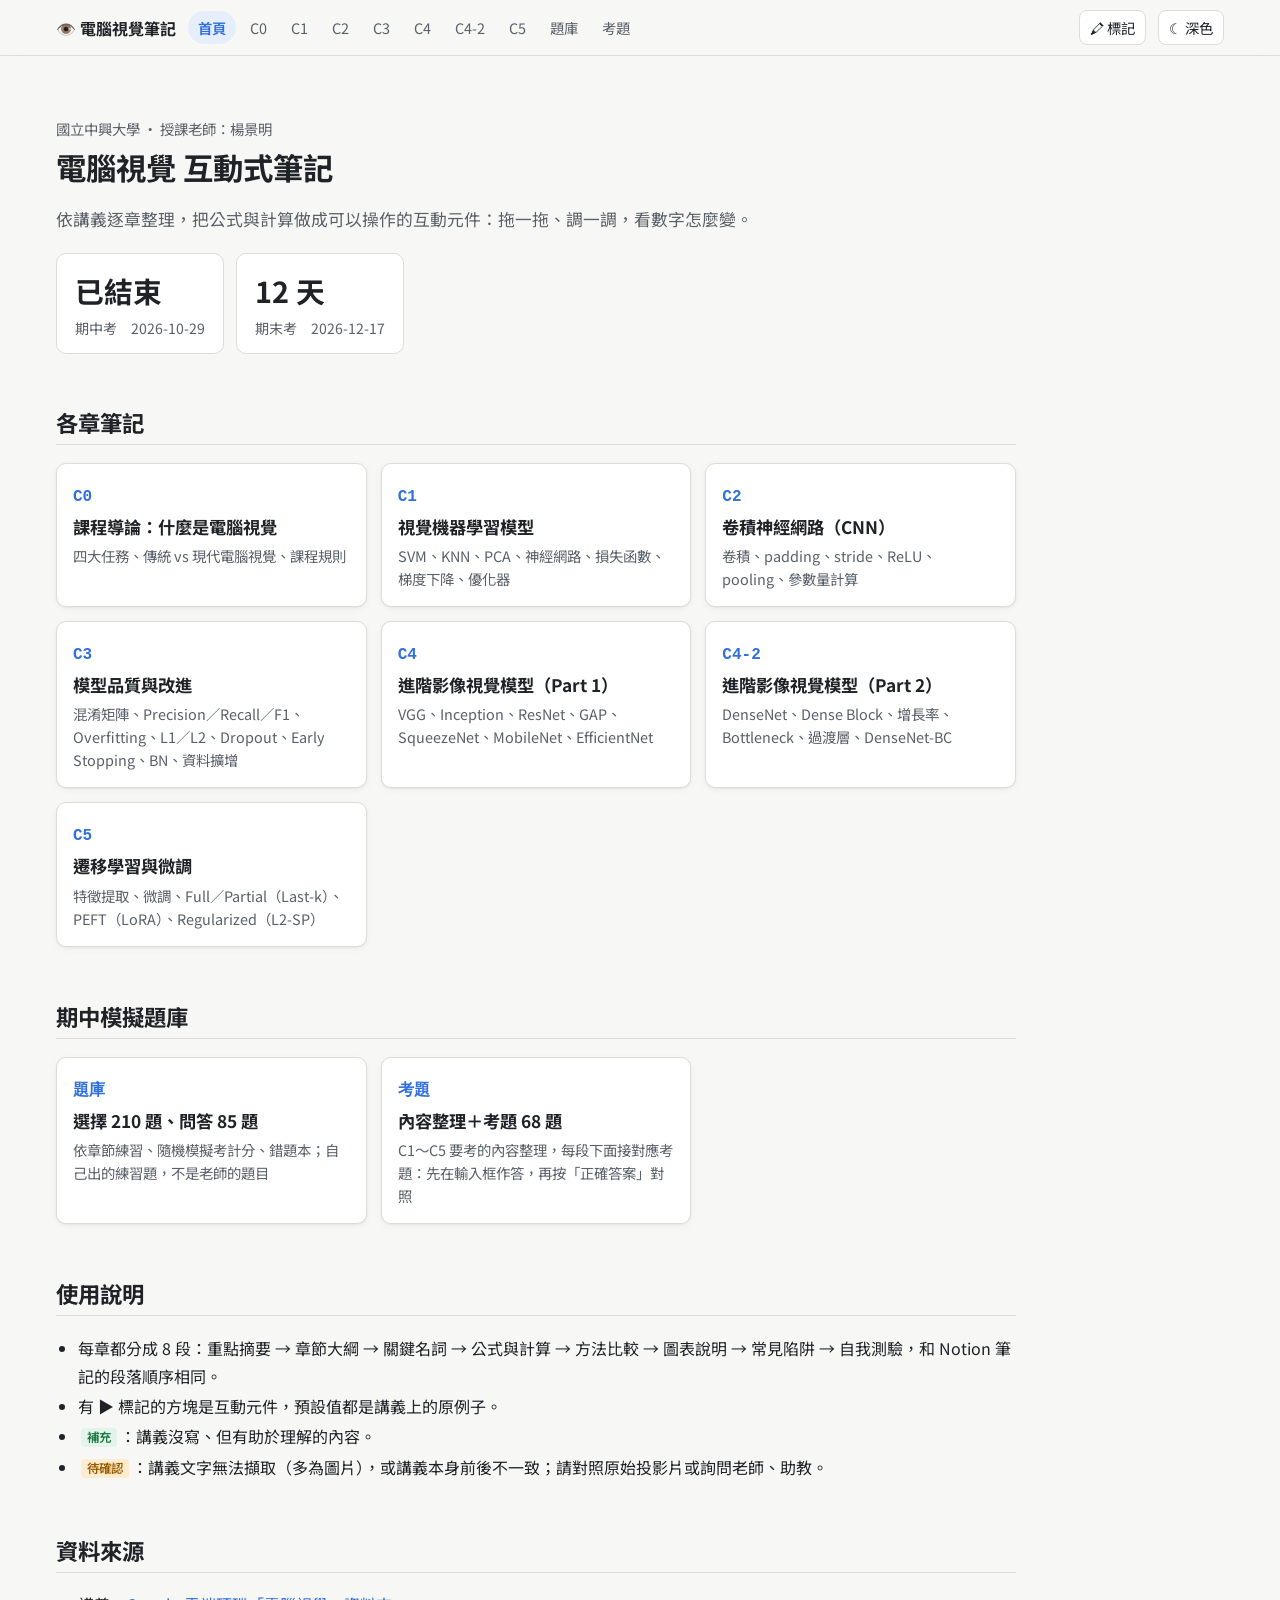
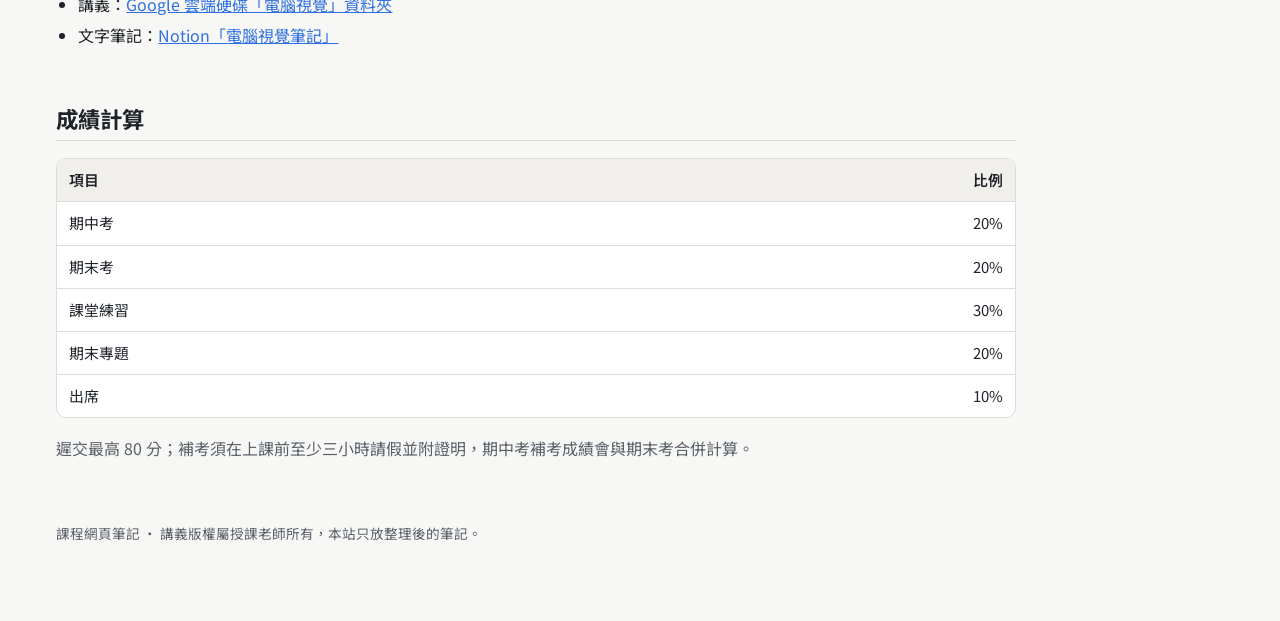
<file: index.html>
<!doctype html>
<html lang="zh-Hant">
<head>
  <meta charset="utf-8">
  <meta name="viewport" content="width=device-width, initial-scale=1">
  <title>電腦視覺互動筆記</title>
  <meta name="description" content="國立中興大學「電腦視覺」課程的互動式網頁筆記">
  <link rel="preconnect" href="https://fonts.googleapis.com">
  <link rel="preconnect" href="https://fonts.gstatic.com" crossorigin>
  <link rel="stylesheet" href="https://fonts.googleapis.com/css2?family=Noto+Sans+TC:wght@400;500;700&display=swap">
  <link rel="stylesheet" href="assets/style.css">
  <link rel="stylesheet" href="assets/highlighter.css">
  <script defer src="assets/highlighter.js"></script>
  <script defer src="assets/common.js"></script>
</head>
<body data-chapter="home">
  <div class="layout" style="grid-template-columns:minmax(0,1fr)">
    <main style="max-width:960px">
      <section class="hero">
        <p class="eyebrow">國立中興大學 · 授課老師：楊景明</p>
        <h1>電腦視覺 互動式筆記</h1>
        <p class="lead">依講義逐章整理，把公式與計算做成可以操作的互動元件：拖一拖、調一調，看數字怎麼變。</p>
        <div id="countdown" class="countdown"></div>
      </section>

      <h2 style="margin-top:1.2em">各章筆記</h2>
      <div id="chapter-cards" class="cards"></div>

      <h2>期中模擬題庫</h2>
      <div class="cards">
        <a class="card" href="chapters/quiz.html">
          <span class="num">題庫</span>
          <h3>選擇 210 題、問答 85 題</h3>
          <p>依章節練習、隨機模擬考計分、錯題本；自己出的練習題，不是老師的題目</p>
        </a>
        <a class="card" href="chapters/exam.html">
          <span class="num">考題</span>
          <h3>內容整理＋考題 68 題</h3>
          <p>C1～C5 要考的內容整理，每段下面接對應考題：先在輸入框作答，再按「正確答案」對照</p>
        </a>
      </div>

      <h2>使用說明</h2>
      <ul>
        <li>每章都分成 8 段：重點摘要 → 章節大綱 → 關鍵名詞 → 公式與計算 → 方法比較 → 圖表說明 → 常見陷阱 → 自我測驗，和 Notion 筆記的段落順序相同。</li>
        <li>有 <strong>▶</strong> 標記的方塊是互動元件，預設值都是講義上的原例子。</li>
        <li><span class="tag add">補充</span>：講義沒寫、但有助於理解的內容。</li>
        <li><span class="tag chk">待確認</span>：講義文字無法擷取（多為圖片），或講義本身前後不一致；請對照原始投影片或詢問老師、助教。</li>
      </ul>

      <h2>資料來源</h2>
      <ul>
        <li>講義：<a href="https://drive.google.com/drive/folders/1G3x-BhZKfFVIzODrT6K7tVmPdqv1o2bp" target="_blank" rel="noopener">Google 雲端硬碟「電腦視覺」資料夾</a></li>
        <li>文字筆記：<a href="https://app.notion.com/p/3eb75b0b5a1381e69740c95b51caedf6" target="_blank" rel="noopener">Notion「電腦視覺筆記」</a></li>
      </ul>

      <h2>成績計算</h2>
      <div class="table-wrap">
        <table>
          <tr><th>項目</th><th class="num">比例</th></tr>
          <tr><td>期中考</td><td class="num">20%</td></tr>
          <tr><td>期末考</td><td class="num">20%</td></tr>
          <tr><td>課堂練習</td><td class="num">30%</td></tr>
          <tr><td>期末專題</td><td class="num">20%</td></tr>
          <tr><td>出席</td><td class="num">10%</td></tr>
        </table>
      </div>
      <p class="muted">遲交最高 80 分；補考須在上課前至少三小時請假並附證明，期中考補考成績會與期末考合併計算。</p>

      <footer>課程網頁筆記 · 講義版權屬授課老師所有，本站只放整理後的筆記。</footer>
    </main>
  </div>
</body>
</html>
</file>
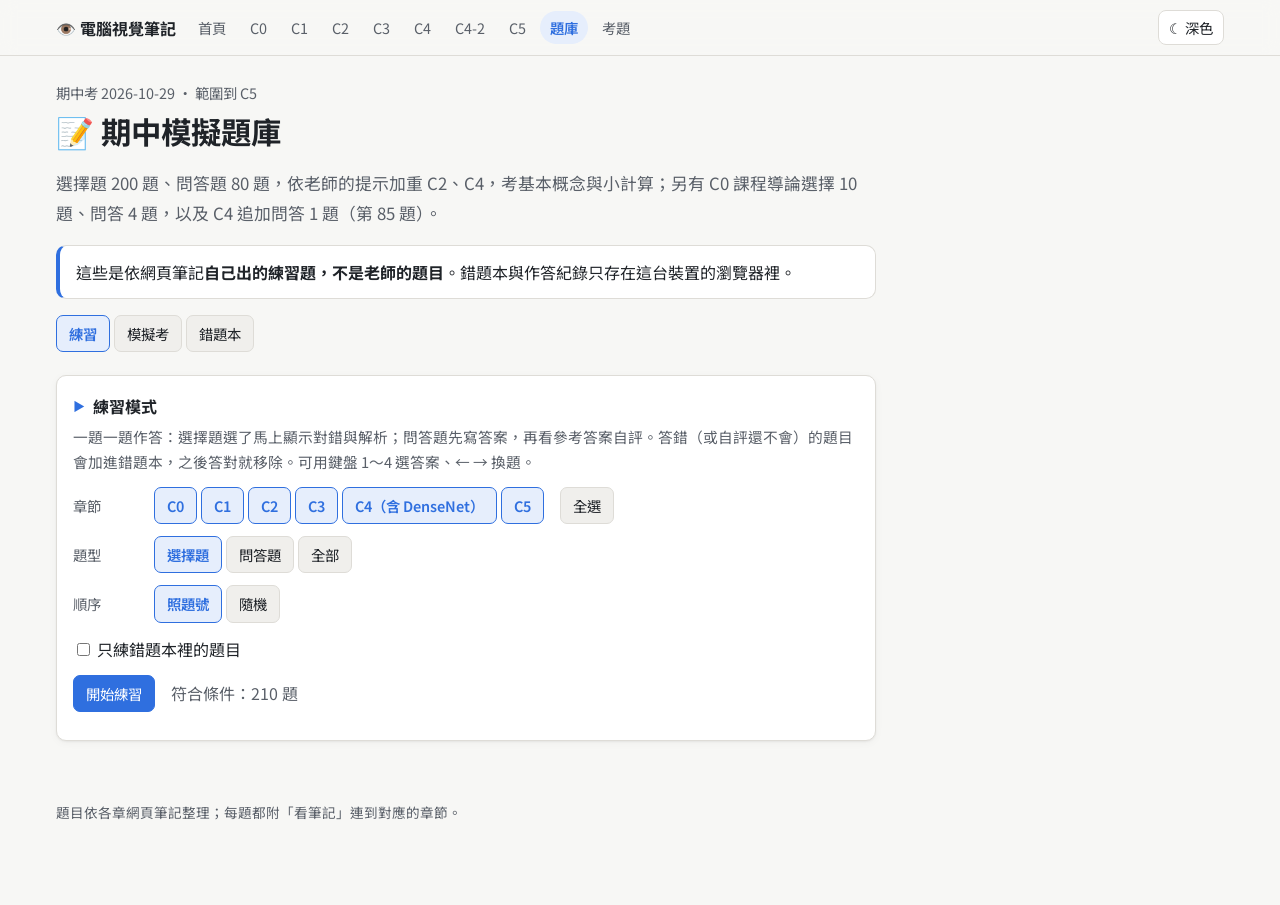
<file: chapters/quiz.html>
<!doctype html>
<html lang="zh-Hant">
<head>
  <meta charset="utf-8">
  <meta name="viewport" content="width=device-width, initial-scale=1">
  <title>期中模擬題庫</title>
  <meta name="description" content="電腦視覺期中模擬題：選擇 210 題、問答 85 題，可依章節練習、隨機模擬考、錯題本">
  <link rel="preconnect" href="https://fonts.googleapis.com">
  <link rel="preconnect" href="https://fonts.gstatic.com" crossorigin>
  <link rel="stylesheet" href="https://fonts.googleapis.com/css2?family=Noto+Sans+TC:wght@400;500;700&display=swap">
  <link rel="stylesheet" href="../assets/style.css">
  <script defer src="../assets/common.js"></script>
  <script defer src="quiz-data.js"></script>
  <script defer src="quiz.js"></script>
</head>
<body data-chapter="quiz">
<div class="layout" style="grid-template-columns:minmax(0,1fr)">
<main>
  <p class="eyebrow">期中考 2026-10-29 · 範圍到 C5</p>
  <h1>📝 期中模擬題庫</h1>
  <p class="lead">選擇題 200 題、問答題 80 題，依老師的提示加重 C2、C4，考基本概念與小計算；另有 C0 課程導論選擇 10 題、問答 4 題，以及 C4 追加問答 1 題（第 85 題）。</p>
  <div class="callout">
    <p>這些是依網頁筆記<strong>自己出的練習題，不是老師的題目</strong>。錯題本與作答紀錄只存在這台裝置的瀏覽器裡。</p>
  </div>

  <div class="qz-bar" role="tablist" aria-label="模式">
    <span class="seg" id="qz-tabs">
      <button class="btn" type="button" data-mode="practice">練習</button>
      <button class="btn" type="button" data-mode="exam">模擬考</button>
      <button class="btn" type="button" data-mode="wrong">錯題本</button>
    </span>
  </div>

  <section id="qz-panel" aria-live="polite"></section>

  <footer>題目依各章網頁筆記整理；每題都附「看筆記」連到對應的章節。</footer>
</main>
</div>
</body>
</html>
</file>
<file: assets/style.css>
/* ===== 色彩 tokens ===== */
:root {
  --bg: #f7f7f5;
  --surface: #ffffff;
  --surface-2: #f0efec;
  --text: #1f2328;
  --text-2: #5a6069;
  --border: #dedcd7;
  --accent: #2f6fdf;
  --accent-soft: #e6eefc;
  --c-a: #d9534f;      /* 類別 A／紅 */
  --c-b: #2f6fdf;      /* 類別 B／藍 */
  --c-c: #d99a1e;      /* 類別 C／黃 */
  --pos: #1f8a4c;
  --neg: #c9372c;
  --hl: #fff1b8;
  --hl-strong: #ffd54a;
  --tag-add-bg: #e3f4ea; --tag-add-fg: #1f7a45;
  --tag-chk-bg: #fdeccd; --tag-chk-fg: #9a5b00;
  --shadow: 0 1px 2px rgba(0,0,0,.05), 0 2px 8px rgba(0,0,0,.04);
  --radius: 10px;
  --mono: ui-monospace, "Cascadia Mono", "SF Mono", Consolas, monospace;
  color-scheme: light;
}
@media (prefers-color-scheme: dark) {
  :root:not([data-theme="light"]) {
    --bg: #15171a; --surface: #1d2024; --surface-2: #262a2f;
    --text: #e6e8eb; --text-2: #a3a9b1; --border: #343940;
    --accent: #6ea0ff; --accent-soft: #22324f;
    --c-a: #ff7b72; --c-b: #6ea0ff; --c-c: #f2c14e;
    --pos: #4cc27f; --neg: #ff7b72;
    --hl: #4a4220; --hl-strong: #8a7420;
    --tag-add-bg: #1d3a2a; --tag-add-fg: #7ddba4;
    --tag-chk-bg: #3d2f14; --tag-chk-fg: #f2c14e;
    --shadow: none;
    color-scheme: dark;
  }
}
:root[data-theme="dark"] {
  --bg: #15171a; --surface: #1d2024; --surface-2: #262a2f;
  --text: #e6e8eb; --text-2: #a3a9b1; --border: #343940;
  --accent: #6ea0ff; --accent-soft: #22324f;
  --c-a: #ff7b72; --c-b: #6ea0ff; --c-c: #f2c14e;
  --pos: #4cc27f; --neg: #ff7b72;
  --hl: #4a4220; --hl-strong: #8a7420;
  --tag-add-bg: #1d3a2a; --tag-add-fg: #7ddba4;
  --tag-chk-bg: #3d2f14; --tag-chk-fg: #f2c14e;
  --shadow: none;
  color-scheme: dark;
}

/* ===== 基本 ===== */
* { box-sizing: border-box; }
html { scroll-behavior: smooth; scroll-padding-top: 72px; }
body {
  margin: 0; background: var(--bg); color: var(--text);
  font-family: "Noto Sans TC", system-ui, -apple-system, "Microsoft JhengHei", sans-serif;
  font-size: 16px; line-height: 1.75;
  -webkit-text-size-adjust: 100%;
}
a { color: var(--accent); }
h1, h2, h3 { line-height: 1.35; }
h1 { font-size: 1.9rem; margin: .2em 0 .3em; }
h2 { font-size: 1.4rem; margin: 2.4em 0 .8em; padding-bottom: .3em; border-bottom: 1px solid var(--border); }
h3 { font-size: 1.12rem; margin: 1.8em 0 .5em; }
code, .mono { font-family: var(--mono); font-size: .92em; }
ul, ol { padding-left: 1.4em; }
li { margin: .15em 0; }
hr { border: 0; border-top: 1px solid var(--border); margin: 2em 0; }

/* ===== 頁首 ===== */
.topbar {
  position: sticky; top: 0; z-index: 20;
  background: color-mix(in srgb, var(--bg) 88%, transparent);
  backdrop-filter: blur(8px);
  border-bottom: 1px solid var(--border);
}
.topbar-inner {
  max-width: 1200px; margin: 0 auto; padding: 10px 16px;
  display: flex; align-items: center; gap: 12px;
}
.brand { font-weight: 700; text-decoration: none; color: var(--text); white-space: nowrap; }
.chapnav { display: flex; gap: 4px; overflow-x: auto; flex: 1; scrollbar-width: none; }
.chapnav a {
  padding: 4px 10px; border-radius: 999px; text-decoration: none; color: var(--text-2);
  font-size: .9rem; white-space: nowrap;
}
.chapnav a:hover { background: var(--surface-2); }
.chapnav a.active { background: var(--accent-soft); color: var(--accent); font-weight: 600; }
.icon-btn {
  border: 1px solid var(--border); background: var(--surface); color: var(--text);
  border-radius: 8px; padding: 4px 10px; cursor: pointer; font: inherit; font-size: .9rem; white-space: nowrap;
}

/* ===== 版面 ===== */
.layout {
  max-width: 1200px; margin: 0 auto; padding: 0 16px 80px;
  display: grid; grid-template-columns: minmax(0, 1fr); gap: 40px;
}
@media (min-width: 1080px) {
  .layout { grid-template-columns: 220px minmax(0, 1fr); }
}
.toc { display: none; }
@media (min-width: 1080px) {
  .toc {
    display: block; position: sticky; top: 72px; align-self: start;
    max-height: calc(100vh - 90px); overflow-y: auto; padding-top: 32px; font-size: .88rem;
  }
  .toc a { display: block; padding: 3px 8px; color: var(--text-2); text-decoration: none; border-left: 2px solid transparent; }
  .toc a.sub { padding-left: 20px; font-size: .84rem; }
  .toc a:hover { color: var(--text); }
  .toc a.active { color: var(--accent); border-left-color: var(--accent); }
}
main { min-width: 0; max-width: 820px; padding-top: 24px; }
.eyebrow { color: var(--text-2); font-size: .9rem; margin: 0; }
.lead { font-size: 1.05rem; color: var(--text-2); }

/* ===== 標註 ===== */
.tag {
  display: inline-block; font-size: .78em; font-weight: 600; line-height: 1.5;
  padding: 0 .5em; border-radius: 4px; margin: 0 .2em; vertical-align: .08em; white-space: nowrap;
}
.tag.add { background: var(--tag-add-bg); color: var(--tag-add-fg); }
.tag.chk { background: var(--tag-chk-bg); color: var(--tag-chk-fg); }
.callout {
  border: 1px solid var(--border); border-left: 4px solid var(--accent);
  background: var(--surface); border-radius: var(--radius); padding: 12px 16px; margin: 1em 0;
}
.callout.warn { border-left-color: var(--c-c); }
/* 公式的「目的與後續用途」 */
.callout.use { border-left-color: var(--pos); }
.callout.aim { border-left-color: var(--accent); padding-top: 8px; padding-bottom: 8px; }
.callout.aim p { margin: .25em 0; }
.callout.use p { margin: .3em 0; }
.callout.use ul { margin: .3em 0 0; padding-left: 1.3em; }
.callout.use li { margin: .2em 0; }
/* 每章開頭的「故事版」 */
.story {
  border: 1px solid var(--border); border-left: 4px solid var(--c-c);
  background: var(--surface); border-radius: var(--radius); padding: 14px 18px; margin: 1em 0 1.5em;
}
.story p:first-child, .story h4:first-child { margin-top: 0; }
.story h4 { font-size: 1rem; margin: 1.6em 0 .4em; padding-top: .8em; border-top: 1px dashed var(--border); }
.story h4:first-child { padding-top: 0; border-top: 0; }
.story ol, .story ul { padding-left: 1.4em; }
.story li { margin: .3em 0; }
.story .story-note { margin-bottom: 0; font-size: .88em; color: var(--text-2); }
.callout p:first-child { margin-top: 0; }
.callout p:last-child, .callout ol:last-child, .callout ul:last-child { margin-bottom: 0; }

/* ===== 表格 ===== */
.table-wrap { overflow-x: auto; margin: 1em 0; border: 1px solid var(--border); border-radius: var(--radius); }
table { border-collapse: collapse; width: 100%; font-size: .93rem; background: var(--surface); }
th, td { padding: 8px 12px; border-bottom: 1px solid var(--border); text-align: left; vertical-align: top; }
th { background: var(--surface-2); font-weight: 600; white-space: nowrap; }
tr:last-child td { border-bottom: 0; }
td.num, th.num { text-align: right; font-variant-numeric: tabular-nums; }

/* ===== 互動元件 ===== */
.widget {
  background: var(--surface); border: 1px solid var(--border); border-radius: var(--radius);
  box-shadow: var(--shadow); padding: 16px; margin: 1.4em 0;
}
.widget > .w-title { font-weight: 700; margin: 0 0 4px; display: flex; align-items: center; gap: 8px; }
.widget > .w-title::before { content: "▶"; color: var(--accent); font-size: .75em; }
.widget > .w-desc { color: var(--text-2); font-size: .92rem; margin: 0 0 12px; }
.controls { display: flex; flex-wrap: wrap; gap: 10px 18px; align-items: center; margin: 10px 0; }
.controls label { display: inline-flex; align-items: center; gap: 6px; font-size: .92rem; }
.controls input[type="range"] { width: 140px; accent-color: var(--accent); }
.controls input[type="number"] {
  width: 72px; padding: 3px 6px; border: 1px solid var(--border); border-radius: 6px;
  background: var(--surface); color: var(--text); font: inherit; font-size: .92rem;
}
.controls select {
  padding: 3px 6px; border: 1px solid var(--border); border-radius: 6px;
  background: var(--surface); color: var(--text); font: inherit; font-size: .92rem;
}
.val { font-family: var(--mono); font-variant-numeric: tabular-nums; min-width: 3ch; display: inline-block; }
.btn {
  border: 1px solid var(--border); background: var(--surface-2); color: var(--text);
  padding: 5px 12px; border-radius: 7px; cursor: pointer; font: inherit; font-size: .9rem;
}
.btn:hover { border-color: var(--accent); }
.btn.primary { background: var(--accent); color: #fff; border-color: var(--accent); }
.btn[aria-pressed="true"] { background: var(--accent-soft); color: var(--accent); border-color: var(--accent); font-weight: 600; }
.seg { display: inline-flex; flex-wrap: wrap; gap: 4px; }
.readout {
  background: var(--surface-2); border-radius: 8px; padding: 10px 14px; margin-top: 10px;
  font-size: .95rem; overflow-x: auto;
}
.readout .big { font-size: 1.3rem; font-weight: 700; }
.good { color: var(--pos); font-weight: 600; }
.bad { color: var(--neg); font-weight: 600; }
.muted { color: var(--text-2); }
.row { display: flex; flex-wrap: wrap; gap: 16px; align-items: flex-start; }
.col { min-width: 0; }
canvas, svg.plot { display: block; width: 100%; height: auto; touch-action: none; border-radius: 8px; }
.canvas-wrap { background: var(--surface-2); border-radius: 8px; }

/* 矩陣 */
.matrix-block { display: inline-flex; flex-direction: column; align-items: center; gap: 4px; }
.matrix-block .cap { font-size: .8rem; color: var(--text-2); }
.matrix { display: inline-grid; gap: 2px; font-family: var(--mono); font-variant-numeric: tabular-nums; }
.matrix .cell {
  min-width: 2.2em; height: 2.2em; display: flex; align-items: center; justify-content: center;
  background: var(--surface-2); border-radius: 4px; font-size: .9rem; border: 1px solid transparent;
  user-select: none;
}
.matrix.small .cell { min-width: 1.9em; height: 1.9em; font-size: .82rem; }
.matrix .cell.pad { color: var(--text-2); opacity: .55; }
.matrix .cell.win { background: var(--hl); border-color: var(--hl-strong); }
.matrix .cell.cur { background: var(--hl-strong); color: #1f2328; font-weight: 700; }
.matrix .cell.empty { color: transparent; }
.matrix .cell.neg { color: var(--neg); }
.matrix .cell.click { cursor: pointer; }
.matrix .cell.click:hover { border-color: var(--accent); }
.matrix .cell.g0 { background: color-mix(in srgb, var(--c-a) 22%, var(--surface-2)); }
.matrix .cell.g1 { background: color-mix(in srgb, var(--c-b) 22%, var(--surface-2)); }
.matrix .cell.g2 { background: color-mix(in srgb, var(--c-c) 28%, var(--surface-2)); }
.matrix .cell.g3 { background: color-mix(in srgb, var(--pos) 22%, var(--surface-2)); }
.matrix .cell.maxcell { outline: 2px solid var(--text); outline-offset: -2px; font-weight: 700; }
.op { font-size: 1.3rem; color: var(--text-2); align-self: center; padding: 0 2px; }
.mat-row { display: flex; flex-wrap: wrap; gap: 12px; align-items: center; }

/* 長條 */
.bars { display: grid; gap: 6px; }
.bar-row { display: grid; grid-template-columns: 5em 1fr 4.5em; gap: 8px; align-items: center; font-size: .9rem; }
.bar-track { background: var(--surface-2); border-radius: 4px; height: 18px; overflow: hidden; }
.bar-fill { height: 100%; background: var(--accent); border-radius: 4px; transition: width .2s; }
.bar-fill.true { background: var(--pos); }

/* ===== 測驗 ===== */
.quiz {
  background: var(--surface); border: 1px solid var(--border); border-radius: var(--radius);
  padding: 14px 16px; margin: 1em 0;
}
.quiz .q { margin: 0 0 10px; font-weight: 500; }
.quiz .opts { display: grid; gap: 6px; }
.quiz .opts button {
  text-align: left; border: 1px solid var(--border); background: var(--surface-2); color: var(--text);
  padding: 7px 12px; border-radius: 8px; cursor: pointer; font: inherit; font-size: .95rem;
}
.quiz .opts button:hover:not(:disabled) { border-color: var(--accent); }
.quiz .opts button.right { border-color: var(--pos); background: color-mix(in srgb, var(--pos) 15%, var(--surface)); }
.quiz .opts button.wrong { border-color: var(--neg); background: color-mix(in srgb, var(--neg) 12%, var(--surface)); }
.quiz .opts button:disabled { cursor: default; }
.quiz .explain { margin-top: 10px; font-size: .95rem; }
details.answer { margin-top: 8px; }
details.answer summary { cursor: pointer; color: var(--accent); font-size: .92rem; }
details.answer > div { margin-top: 8px; padding: 10px 14px; background: var(--surface-2); border-radius: 8px; }

/* ===== 逐步展開 ===== */
.steps {
  background: var(--surface); border: 1px solid var(--border); border-left: 4px solid var(--pos);
  border-radius: var(--radius); padding: 12px 16px; margin: 1em 0;
}
.steps .steps-title { font-weight: 700; margin: 0 0 6px; }
.steps ol { margin: 0; padding-left: 1.4em; }
.steps li { margin: .6em 0; }
.steps li .why { display: block; color: var(--text-2); font-size: .9rem; }
.steps-ctrl { display: flex; flex-wrap: wrap; gap: 8px; align-items: center; margin-top: 10px; }
.btn:disabled { opacity: .5; cursor: default; }

/* ===== 內文中的公式區塊 ===== */
.formula-head {
  margin: 1.8em 0 .6em; padding: 4px 0 4px 10px; font-size: 1rem;
  border-left: 3px solid var(--accent); color: var(--text);
}
.formula-head::before { content: "📐 "; }

/* ===== 名詞表 ===== */
.glossary td:first-child { white-space: nowrap; font-weight: 600; }
@media (max-width: 640px) { .glossary td:first-child { white-space: normal; } }

/* ===== 首頁 ===== */
.hero { padding: 36px 0 8px; }
.countdown { display: flex; flex-wrap: wrap; gap: 12px; margin: 18px 0; }
.count-card {
  background: var(--surface); border: 1px solid var(--border); border-radius: var(--radius);
  padding: 12px 18px; min-width: 150px;
}
.count-card .n { font-size: 1.8rem; font-weight: 700; font-variant-numeric: tabular-nums; }
.count-card .l { color: var(--text-2); font-size: .88rem; }
.cards { display: grid; grid-template-columns: repeat(auto-fill, minmax(240px, 1fr)); gap: 14px; margin: 18px 0; }
.card {
  display: block; background: var(--surface); border: 1px solid var(--border); border-radius: var(--radius);
  padding: 16px; text-decoration: none; color: var(--text); box-shadow: var(--shadow); transition: border-color .15s;
}
.card:hover { border-color: var(--accent); }
.card .num { font-family: var(--mono); color: var(--accent); font-weight: 700; }
.card h3 { margin: 4px 0 6px; font-size: 1.08rem; }
.card p { margin: 0; color: var(--text-2); font-size: .9rem; line-height: 1.6; }
.card.todo { opacity: .55; pointer-events: none; box-shadow: none; }

.katex-display { overflow-x: auto; overflow-y: hidden; padding: 4px 0; }
/* KaTeX 隱藏的 MathML 是 position: absolute；以公式本身為容器，才不會跑出可捲動的區塊、撐寬頁面 */
.katex { position: relative; }
footer { color: var(--text-2); font-size: .85rem; margin-top: 60px; }

/* ===== 題庫（chapters/quiz.html） ===== */
.qz-bar { display: flex; flex-wrap: wrap; gap: 8px 16px; align-items: center; margin: 12px 0; }
.qz-bar .lbl { font-size: .9rem; color: var(--text-2); min-width: 4.5em; }
.qz-meta { display: flex; flex-wrap: wrap; gap: 6px 12px; align-items: center; font-size: .85rem; color: var(--text-2); margin-bottom: 6px; }
.qz-meta a { color: var(--accent); }
.qz-progress { font-variant-numeric: tabular-nums; }
.quiz .opts button[aria-pressed="true"] { border-color: var(--accent); background: var(--accent-soft); }
.quiz .opts button .k { font-family: var(--mono); color: var(--text-2); margin-right: 6px; }
.quiz textarea {
  width: 100%; min-height: 6em; padding: 8px 10px; border: 1px solid var(--border); border-radius: 8px;
  background: var(--surface-2); color: var(--text); font: inherit; font-size: .95rem; resize: vertical;
}
.qz-ans { margin-top: 10px; padding: 10px 14px; background: var(--surface-2); border-radius: 8px; font-size: .95rem; }
.qz-ans > :first-child { margin-top: 0; }
.qz-ans > :last-child { margin-bottom: 0; }
.qz-ans ul, .qz-ans ol { padding-left: 1.3em; }
.quiz.ok { border-left: 4px solid var(--pos); }
.quiz.ng { border-left: 4px solid var(--neg); }
.qz-nav { display: flex; flex-wrap: wrap; gap: 8px; justify-content: space-between; align-items: center; margin: 12px 0; }

/* 考題問答（exam.html） */
.ex-list { counter-reset: ex; }
.ex-ch { margin-top: 1.6em; }
.ex-badge { display: inline-block; padding: 1px 8px; border-radius: 999px; font-size: .8rem; font-weight: 600; color: var(--accent); background: var(--accent-soft); vertical-align: 3px; }
.ex-badge.base { color: var(--text-2); background: var(--surface-2); }
.ex-group { margin: 1.4em 0 .6em; }
.ex-sec { margin: 0 0 24px; }
.ex-note { padding: 12px 16px; border: 1px solid var(--border); border-left: 4px solid var(--accent); border-radius: var(--radius); background: var(--surface); }
.ex-note h4 { margin: 0 0 6px; font-size: 1rem; }
.ex-note ul, .ex-note ol { padding-left: 1.4em; }
.ex-note li { margin: .3em 0; }
.ex-note > div > :last-child { margin-bottom: 0; }
.ex-label { margin: 14px 0 6px; font-size: .9rem; font-weight: 600; color: var(--text-2); }
.ex-item { counter-increment: ex; margin: 0 0 12px; padding: 12px 16px; border: 1px dashed var(--border); border-radius: var(--radius); background: var(--surface); }
.ex-q { margin: 0 0 10px; font-weight: 600; }
.ex-q::before { content: counter(ex) ". "; }
.ex-input { display: block; box-sizing: border-box; width: 100%; min-height: 4.5em; margin: 0 0 8px; padding: 8px 10px; border: 1px solid var(--border); border-radius: 8px; background: var(--surface-2); color: var(--text); font: inherit; font-size: .95rem; resize: vertical; }
.ex-input:focus { outline: 2px solid var(--accent); outline-offset: 1px; }
.ex-ans { margin-top: 10px; padding: 10px 14px; border-left: 4px solid var(--accent); background: var(--surface-2); border-radius: 8px; font-size: .95rem; }
.ex-ans-text { margin: 0; white-space: pre-line; }
.ex-formula { margin-top: 10px; padding-top: 8px; border-top: 1px dashed var(--border); }
.ex-f-head { margin: 0; font-size: .85rem; font-weight: 600; color: var(--text-2); }
.ex-f-math { overflow-x: auto; overflow-y: hidden; padding: 4px 0; }
.ex-f-note { margin: 0; font-size: .9rem; color: var(--text-2); }
.qz-score { font-size: 1.6rem; font-weight: 700; font-variant-numeric: tabular-nums; }
.qz-sticky {
  position: sticky; bottom: 0; z-index: 5; background: var(--bg); border-top: 1px solid var(--border);
  padding: 10px 0; display: flex; flex-wrap: wrap; gap: 8px 16px; align-items: center; justify-content: space-between;
}
/* 每章的「問答閱讀筆記」 */
.qa {
  border: 1px solid var(--border); border-left: 4px solid var(--accent);
  background: var(--surface); border-radius: var(--radius); padding: 14px 18px; margin: 1em 0 1.5em;
}
.qa .qa-lead { margin-top: 0; font-size: .92em; color: var(--text-2); }
.qa h4 { font-size: 1rem; margin: 1.4em 0 .5em; padding-top: .8em; border-top: 1px dashed var(--border); }
.qa-ctrl { display: flex; flex-wrap: wrap; gap: 8px; margin: 0 0 4px; }
details.qa-item { margin: 6px 0; border: 1px solid var(--border); border-radius: 8px; background: var(--surface); }
details.qa-item > summary { cursor: pointer; padding: 8px 12px; font-weight: 600; }
details.qa-item[open] > summary { border-bottom: 1px solid var(--border); }
details.qa-item > div { padding: 4px 14px 10px; background: var(--surface-2); border-radius: 0 0 8px 8px; }
details.qa-item > div ul, details.qa-item > div ol { padding-left: 1.4em; }
details.qa-item li { margin: .3em 0; }
/* 問答閱讀筆記裡的白話說明＋數值例子（考題頁的內容整理也會用到） */
.qa-plain { margin: 10px 0 4px; padding: 8px 12px; border-radius: 8px; border: 1px dashed var(--border); background: var(--surface); }
.qa-plain p { margin: .3em 0; }
</file>
<file: assets/highlighter.css>
/* 螢光筆樣式（搭配 highlighter.js）。
   標記顏色用 --mk-*；介面沿用頁面的 --surface、--border 等 tokens，沒有定義時用括號裡的預設值。
   深色模式：跟隨系統，或 <html data-theme="dark|light"> 強制指定。 */
:root {
  --mk-y: #ffe98a; --mk-g: #c8f0d2; --mk-p: #ffd3e4; --mk-r: #d1242f; --mk-b: #1f5fd1;
}
@media (prefers-color-scheme: dark) {
  :root:not([data-theme="light"]) {
    --mk-y: #6b5a12; --mk-g: #1f4d30; --mk-p: #5e2741; --mk-r: #ff8a80; --mk-b: #8ab4ff;
  }
}
:root[data-theme="dark"] {
  --mk-y: #6b5a12; --mk-g: #1f4d30; --mk-p: #5e2741; --mk-r: #ff8a80; --mk-b: #8ab4ff;
}

/* 標記 */
mark.hl-mark { color: inherit; background: none; border-radius: 2px; cursor: pointer; }
mark.hl-mark[data-c="y"] { background: var(--mk-y); }
mark.hl-mark[data-c="g"] { background: var(--mk-g); }
mark.hl-mark[data-c="p"] { background: var(--mk-p); }
mark.hl-mark[data-c="r"] { color: var(--mk-r); font-weight: 600; }
mark.hl-mark[data-c="b"] { color: var(--mk-b); font-weight: 600; }

/* 浮動工具列 */
.hl-tool {
  position: absolute; z-index: 50; display: flex; flex-wrap: wrap; gap: 6px; align-items: center;
  max-width: calc(100vw - 16px); padding: 6px 8px;
  background: var(--surface, #fff); color: var(--text, #1f2328);
  border: 1px solid var(--border, #dedcd7); border-radius: var(--radius, 10px);
  box-shadow: 0 4px 16px rgba(0,0,0,.18);
}
.hl-tool[hidden] { display: none; }
.hl-sw {
  width: 28px; height: 28px; padding: 0; border-radius: 50%; cursor: pointer;
  border: 2px solid var(--border, #dedcd7); background: var(--surface, #fff); font-weight: 700; font-size: .95rem;
}
.hl-sw.on { border-color: var(--accent, #2f6fdf); box-shadow: 0 0 0 2px var(--accent-soft, #e6eefc); }
.hl-sw[data-c="y"] { background: var(--mk-y); }
.hl-sw[data-c="g"] { background: var(--mk-g); }
.hl-sw[data-c="p"] { background: var(--mk-p); }
.hl-sw[data-c="r"] { color: var(--mk-r); }
.hl-sw[data-c="b"] { color: var(--mk-b); }
.hl-btn {
  padding: 3px 10px; border: 1px solid var(--border, #dedcd7); border-radius: 6px;
  background: var(--surface-2, #f0efec); color: var(--text, #1f2328);
  font: inherit; font-size: .85rem; cursor: pointer; white-space: nowrap;
}
.hl-btn:hover { border-color: var(--accent, #2f6fdf); }
.hl-btn[data-armed] { color: var(--neg, #c9372c); font-weight: 600; }
.hl-note { color: var(--text-2, #5a6069); font-size: .8rem; }

/* 頁首選單 */
.hl-menu-wrap { position: relative; }
.hl-menu-btn { white-space: nowrap; }
@media (max-width: 480px) { .hl-menu-btn .hl-lbl { display: none; } }
.hl-menu {
  position: absolute; right: 0; top: calc(100% + 6px); z-index: 30; width: 230px;
  display: flex; flex-direction: column; gap: 2px; padding: 6px;
  background: var(--surface, #fff); border: 1px solid var(--border, #dedcd7); border-radius: var(--radius, 10px);
  box-shadow: 0 4px 16px rgba(0,0,0,.18);
}
.hl-menu[hidden] { display: none; }
.hl-menu-item {
  text-align: left; padding: 6px 10px; border: 0; border-radius: 6px; background: none;
  color: var(--text, #1f2328); font: inherit; font-size: .9rem; cursor: pointer;
}
.hl-menu-item:hover:not(:disabled) { background: var(--surface-2, #f0efec); }
.hl-menu-item:disabled { opacity: .45; cursor: default; }
.hl-menu-item[data-armed] { color: var(--neg, #c9372c); font-weight: 600; }
.hl-menu-note { margin: 4px 10px 2px; color: var(--text-2, #5a6069); font-size: .78rem; line-height: 1.5; }
</file>
